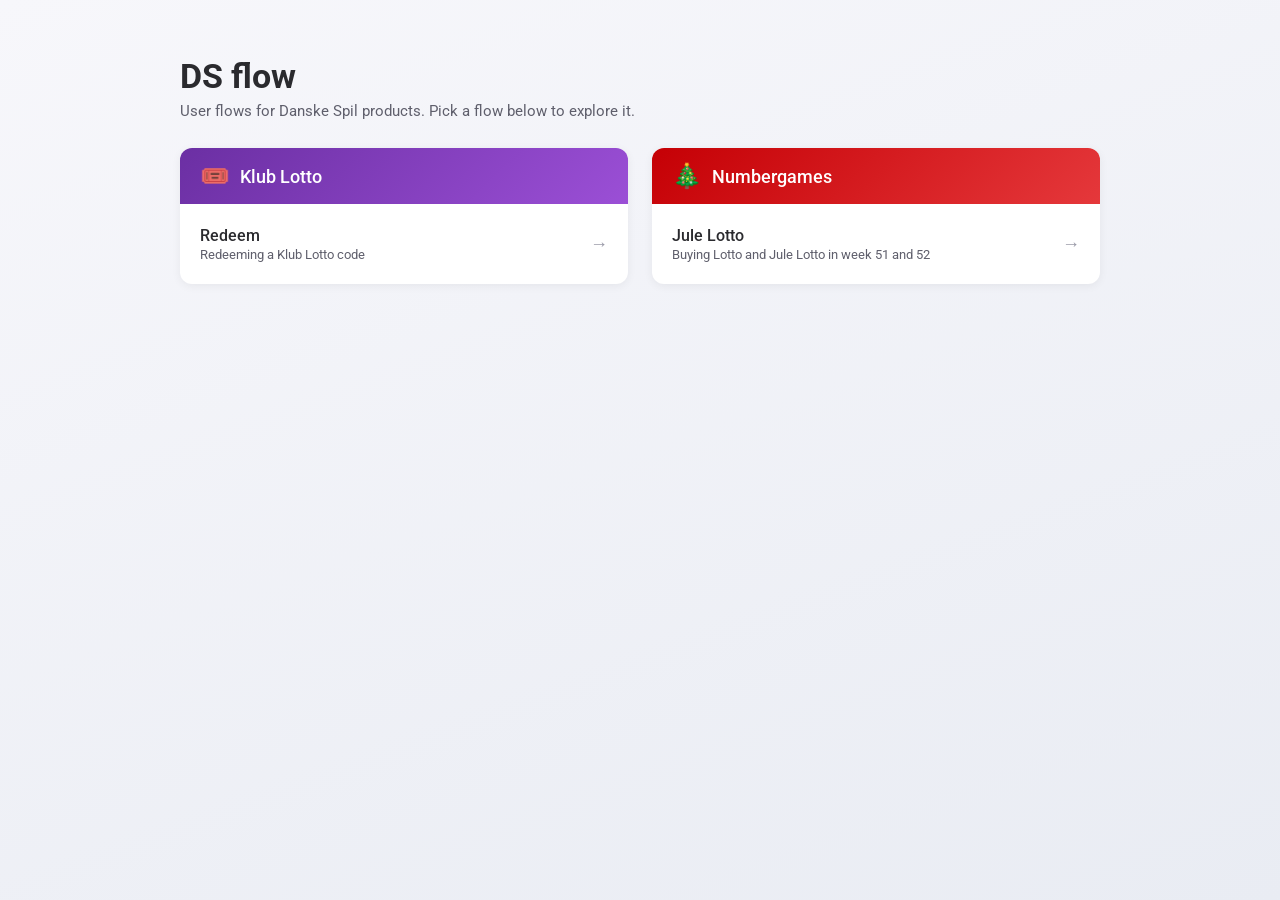
<file: index.html>
<!doctype html>
<html lang="en">
<head>
    <meta charset="UTF-8">
    <meta name="viewport" content="width=device-width, user-scalable=no, initial-scale=1.0, maximum-scale=1.0, minimum-scale=1.0">
    <meta http-equiv="X-UA-Compatible" content="ie=edge">
    <title>DS flow</title>
    <link rel="icon" type="image/svg+xml" href="https://danskespil.dk/favicon.ico">
    <link href="https://fonts.googleapis.com/css?family=Roboto:400,500,700" rel="stylesheet">
    <style>
        * {
            box-sizing: border-box;
        }

        body {
            font-family: "Roboto", sans-serif;
            margin: 0;
            min-height: 100vh;
            color: #2a2a2e;
            background: linear-gradient(160deg, #f7f7fb 0%, #e9ecf3 100%);
        }

        .header {
            padding: 32px 20px 8px;
            max-width: 960px;
            margin: 0 auto;
        }

        .header__title {
            font-size: 28px;
            font-weight: 700;
            margin: 0 0 6px;
        }

        .header__intro {
            font-size: 15px;
            color: #5f5f6c;
            margin: 0;
        }

        .groups {
            display: grid;
            gap: 24px;
            padding: 20px;
            max-width: 960px;
            margin: 0 auto;
        }

        .group {
            background-color: #fff;
            border-radius: 12px;
            box-shadow: 0 2px 10px rgba(0, 0, 0, 0.06);
            overflow: hidden;
        }

        .group__header {
            display: flex;
            align-items: center;
            gap: 10px;
            padding: 16px 20px;
            color: #fff;
        }

        .group--klublotto .group__header {
            background: linear-gradient(135deg, #6b2fa3, #9b4fd6);
        }

        .group--numbergames .group__header {
            background: linear-gradient(135deg, #c50005, #e5383b);
        }

        .group__icon {
            font-size: 24px;
            line-height: 1;
        }

        .group__title {
            font-size: 18px;
            font-weight: 500;
            margin: 0;
        }

        .group__links {
            list-style: none;
            margin: 0;
            padding: 8px;
        }

        .link {
            display: flex;
            align-items: center;
            justify-content: space-between;
            gap: 12px;
            padding: 14px 12px;
            border-radius: 8px;
            text-decoration: none;
            color: inherit;
            transition: background-color 0.2s;
        }

        .link:hover,
        .link:focus-visible {
            background-color: #f2f2f7;
        }

        .link__name {
            display: block;
            font-size: 16px;
            font-weight: 500;
        }

        .link__description {
            display: block;
            font-size: 13px;
            color: #5f5f6c;
            margin-top: 2px;
        }

        .link__arrow {
            color: #9a9aa8;
            font-size: 18px;
            transition: transform 0.2s;
        }

        .link:hover .link__arrow {
            transform: translateX(3px);
        }

        @media (min-width: 720px) {
            .header {
                padding-top: 56px;
            }

            .header__title {
                font-size: 34px;
            }

            .groups {
                grid-template-columns: repeat(2, 1fr);
                align-items: start;
            }
        }
    </style>
</head>
<body>
<header class="header">
    <h1 class="header__title">DS flow</h1>
    <p class="header__intro">User flows for Danske Spil products. Pick a flow below to explore it.</p>
</header>

<main class="groups">
    <section class="group group--klublotto">
        <div class="group__header">
            <span class="group__icon" aria-hidden="true">🎟️</span>
            <h2 class="group__title">Klub Lotto</h2>
        </div>
        <ul class="group__links">
            <li>
                <a class="link" href="klublotto/redeem.html" data-uitest-id="index-link-klublotto-redeem">
                    <span>
                        <span class="link__name">Redeem</span>
                        <span class="link__description">Redeeming a Klub Lotto code</span>
                    </span>
                    <span class="link__arrow" aria-hidden="true">→</span>
                </a>
            </li>
        </ul>
    </section>

    <section class="group group--numbergames">
        <div class="group__header">
            <span class="group__icon" aria-hidden="true">🎄</span>
            <h2 class="group__title">Numbergames</h2>
        </div>
        <ul class="group__links">
            <li>
                <a class="link" href="numbergames/julelotto.html" data-uitest-id="index-link-numbergames-julelotto">
                    <span>
                        <span class="link__name">Jule Lotto</span>
                        <span class="link__description">Buying Lotto and Jule Lotto in week 51 and 52</span>
                    </span>
                    <span class="link__arrow" aria-hidden="true">→</span>
                </a>
            </li>
        </ul>
    </section>
</main>
</body>
</html>
</file>
